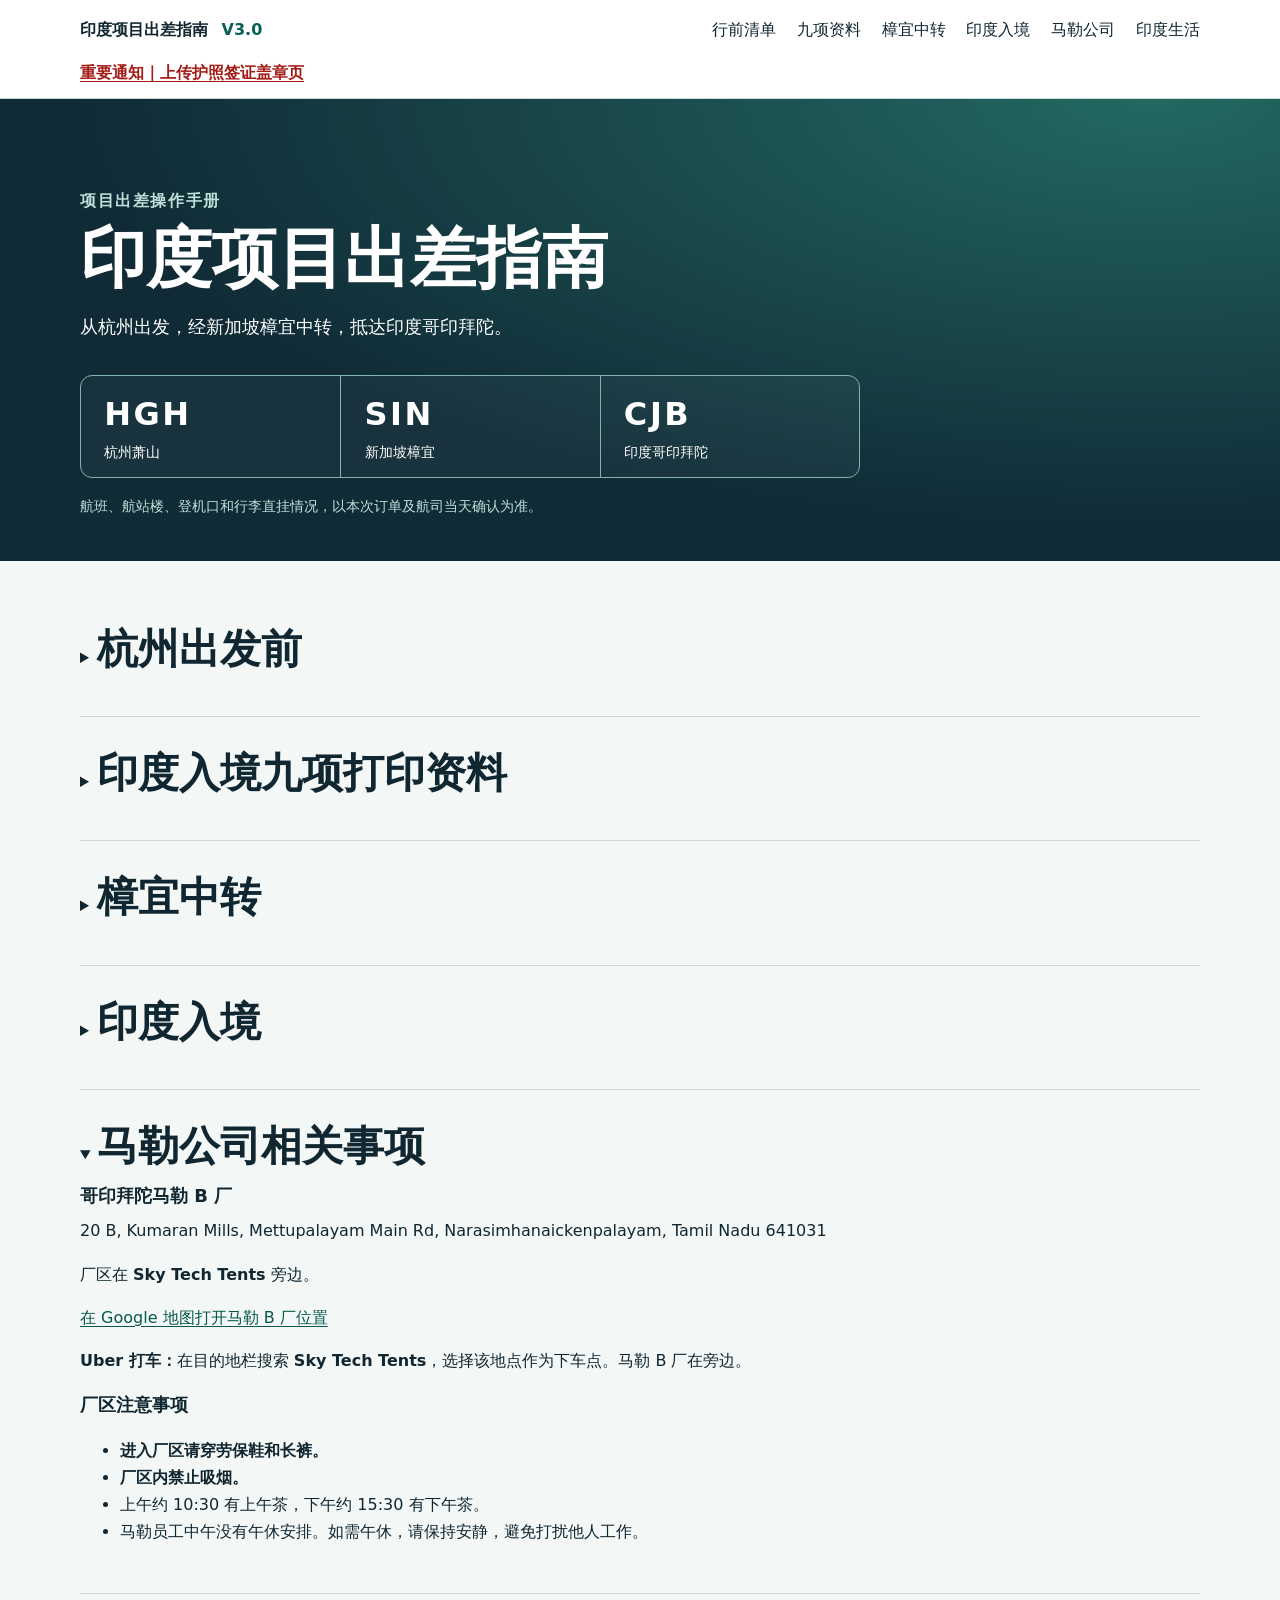
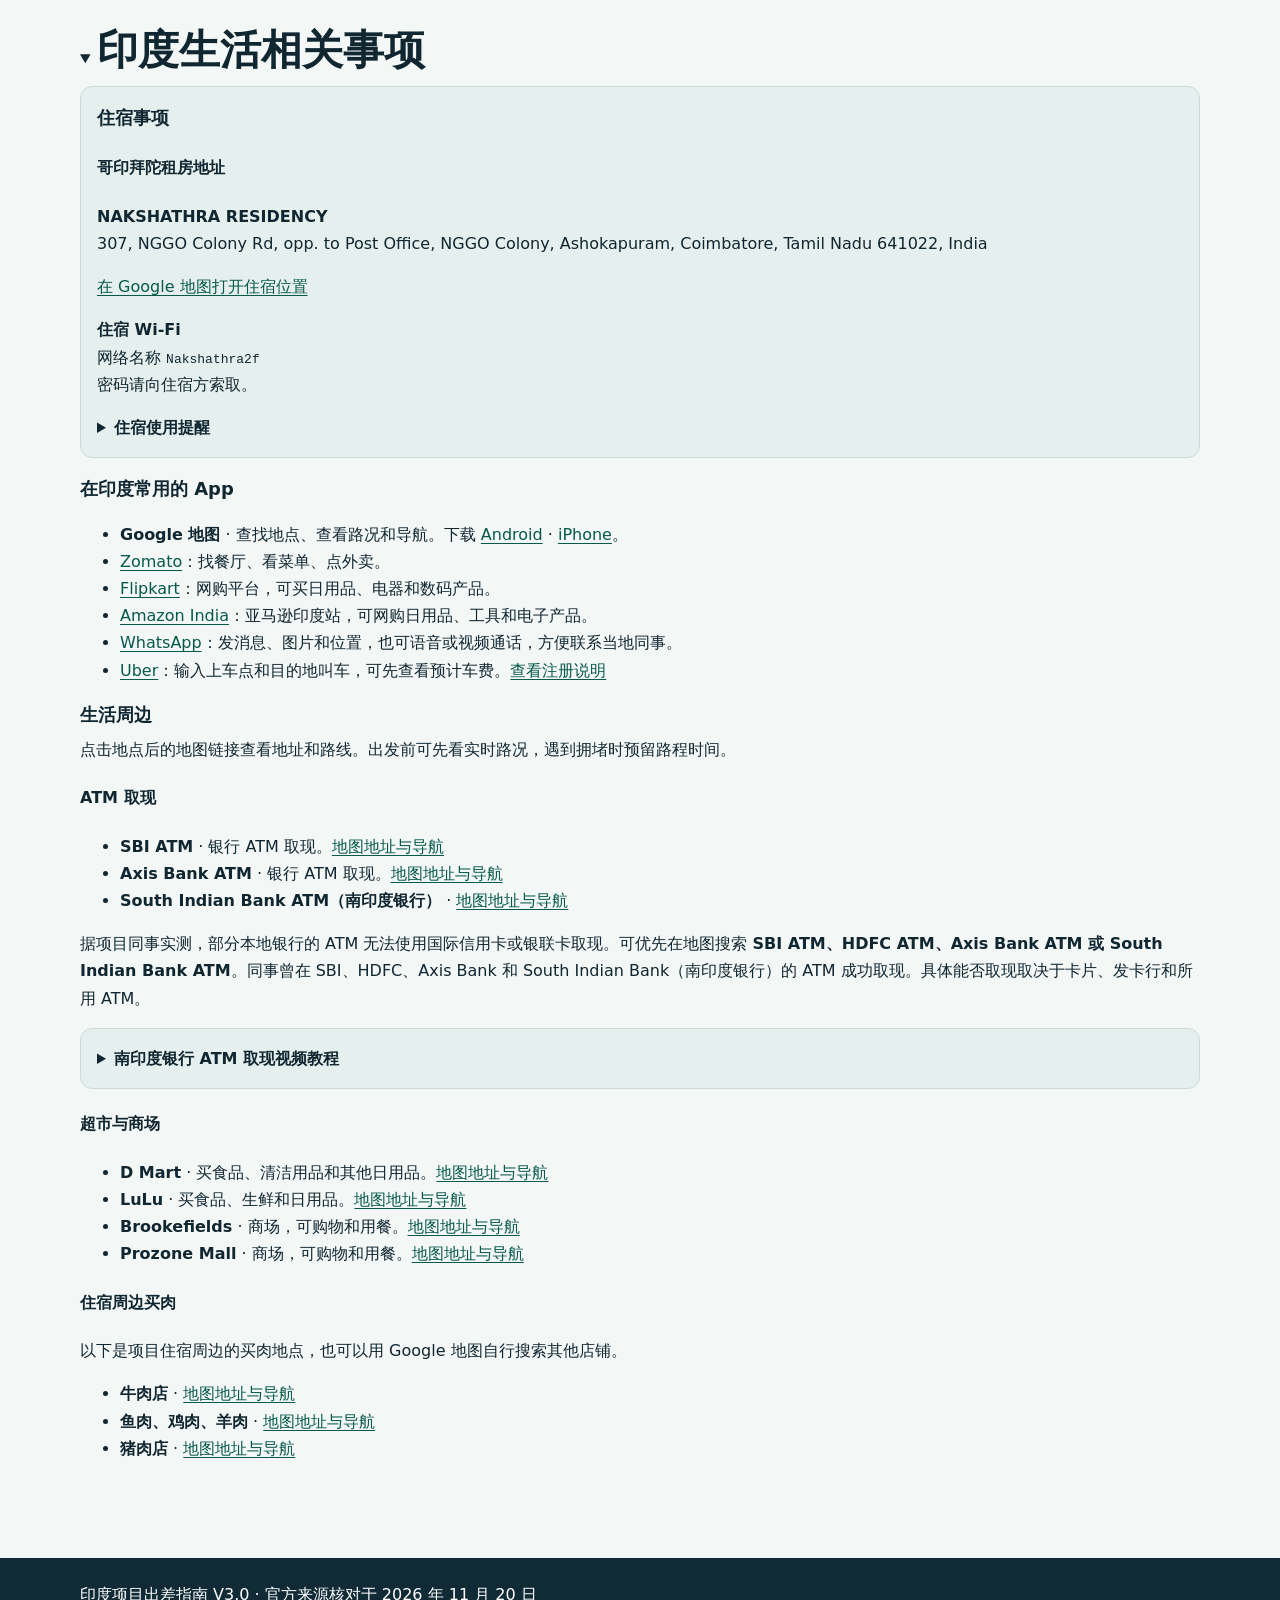
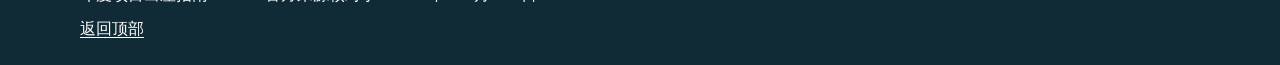
<file: index.html>
<!doctype html>
<html lang="zh-CN">
<head>
<meta charset="utf-8">
<meta name="viewport" content="width=device-width, initial-scale=1">
<meta http-equiv="refresh" content="0; url=./india-project-guide-v3/">
<title>印度项目出差指南 V3.0</title>
</head>
<body><a href="./india-project-guide-v3/">打开印度项目出差指南 V3.0</a></body>
</html>
</file>
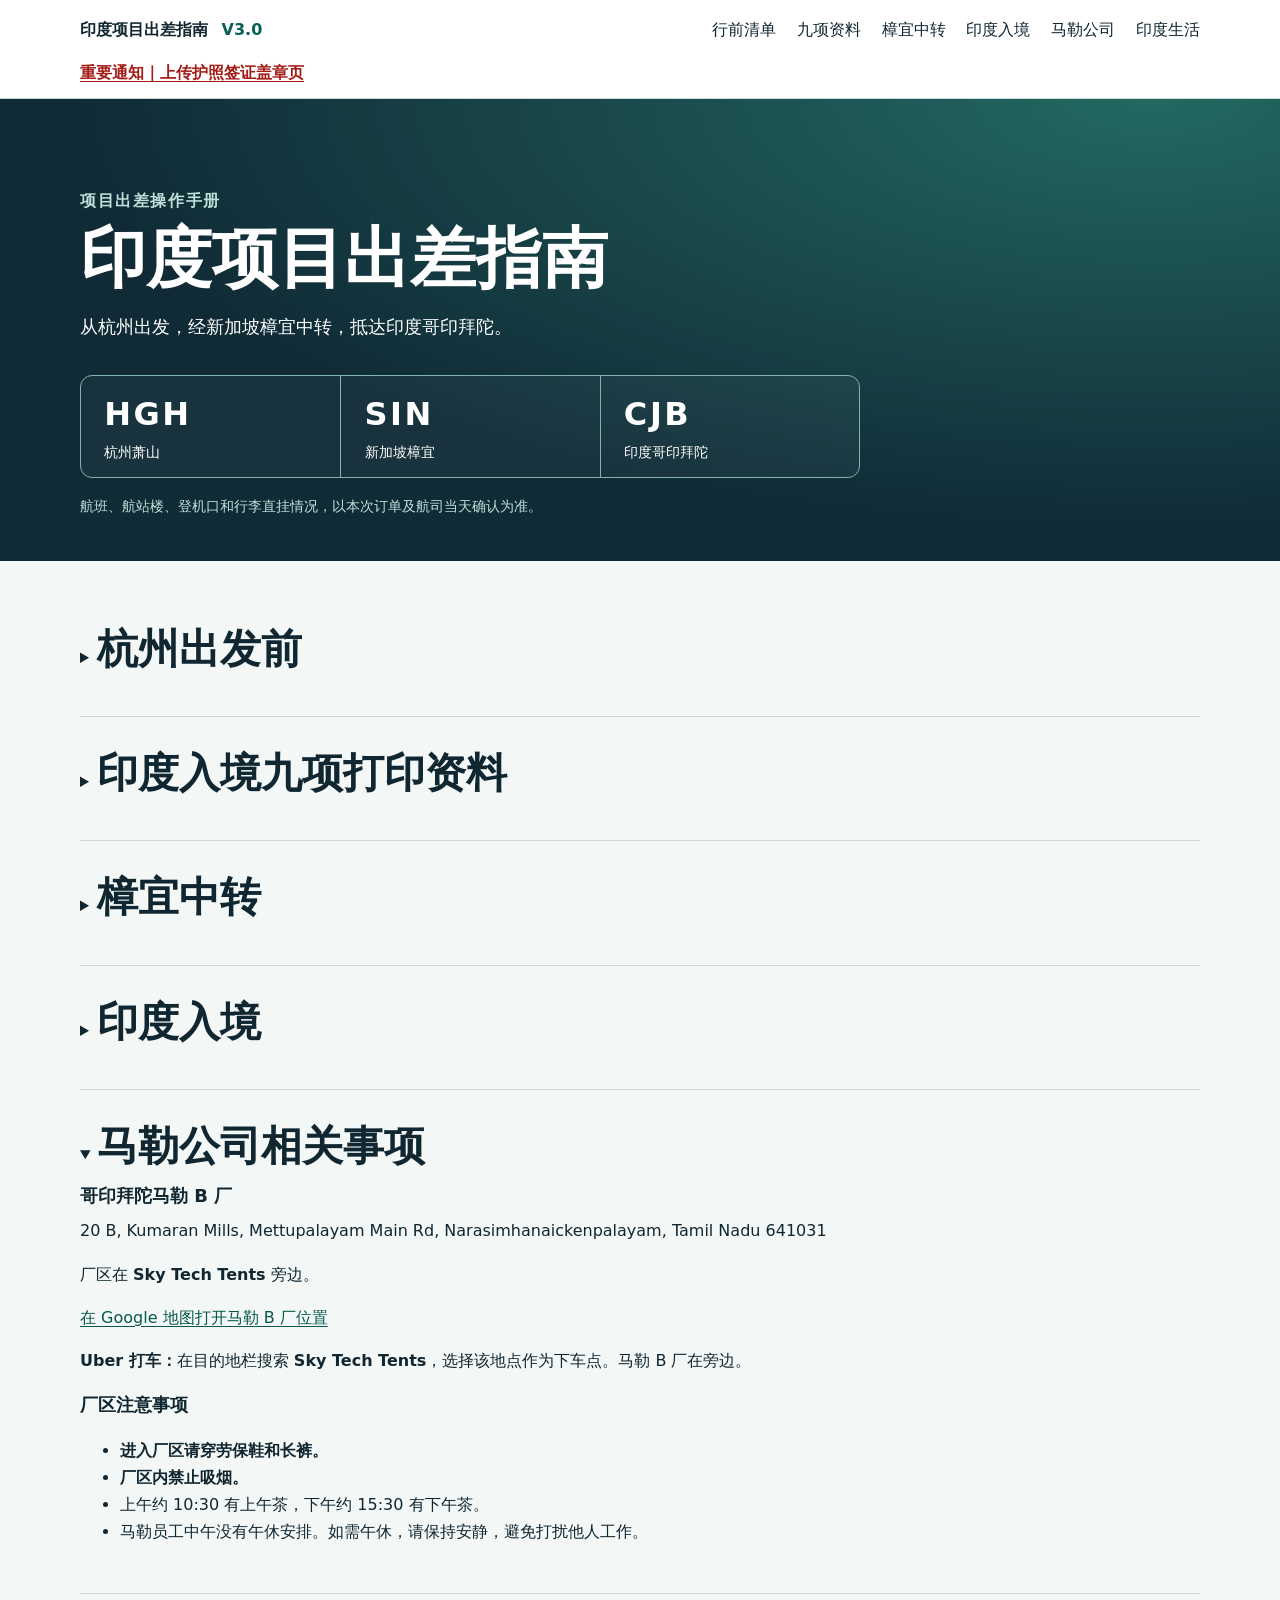
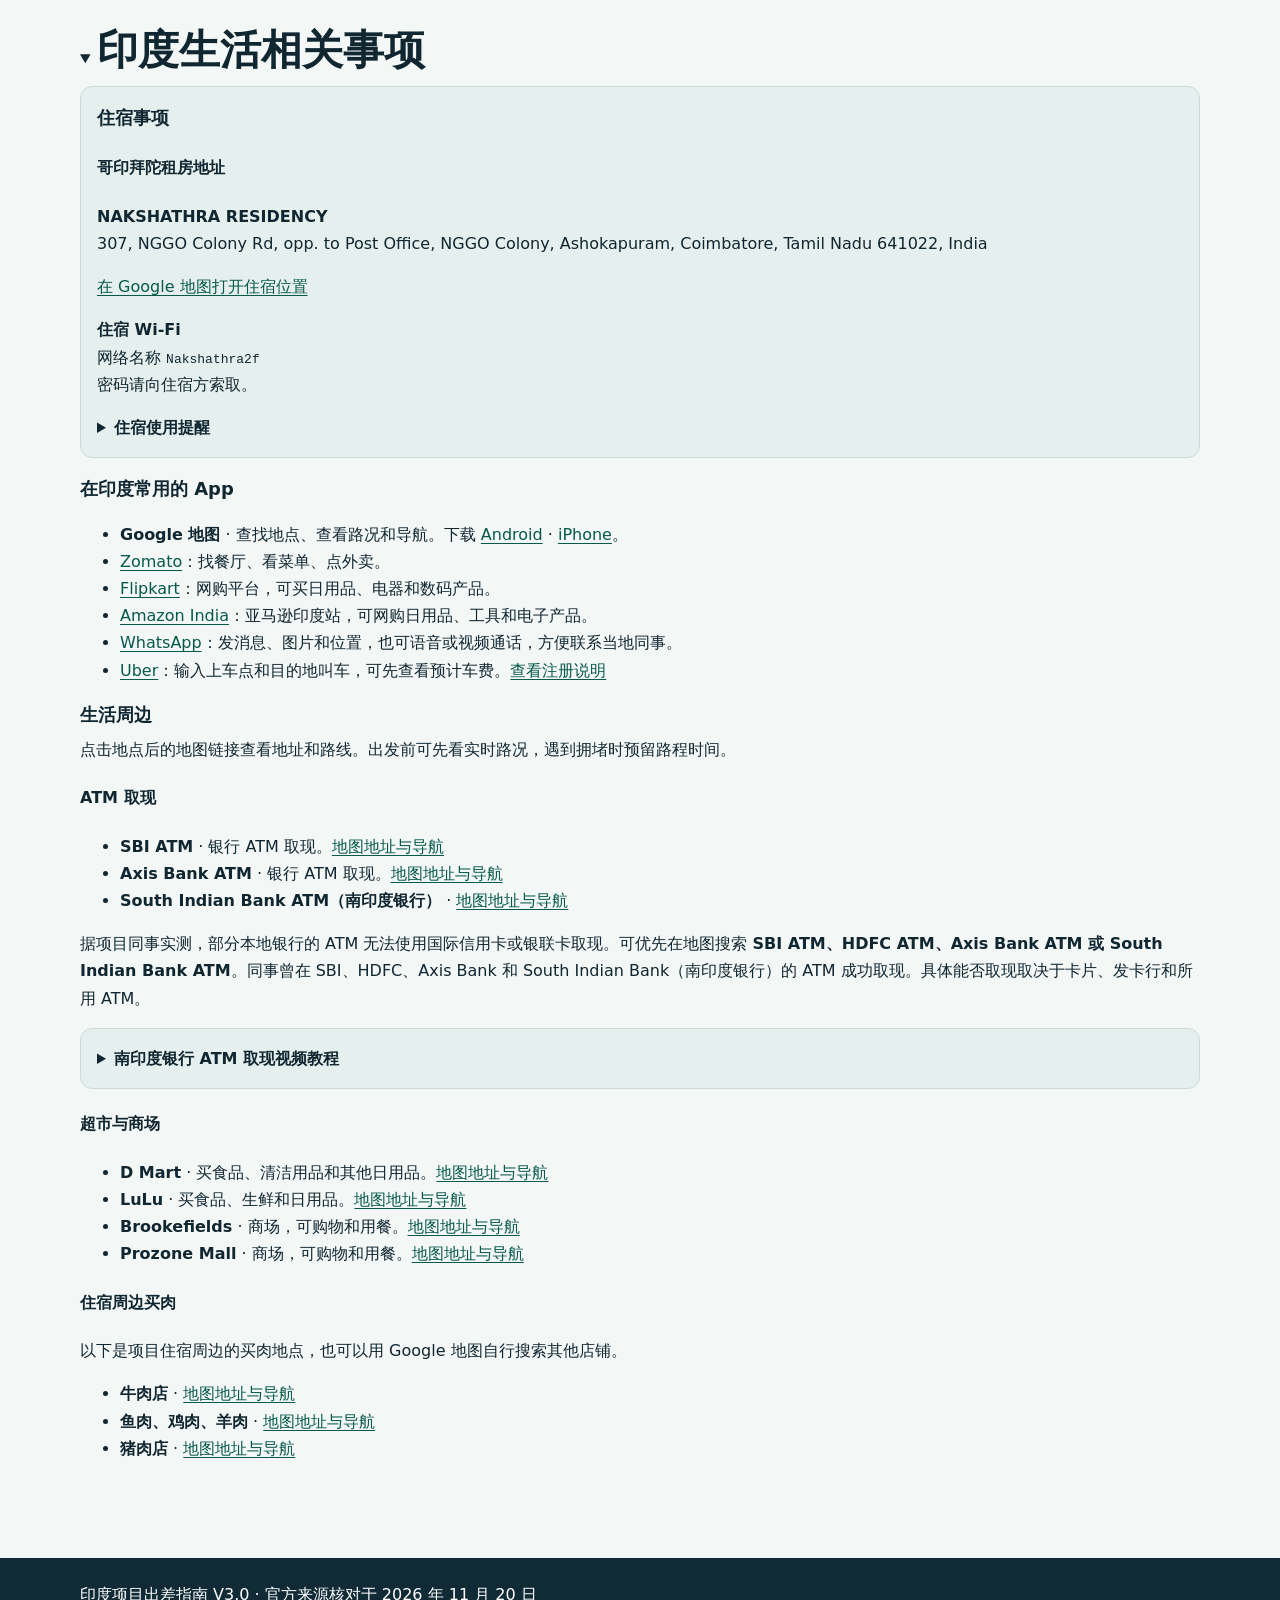
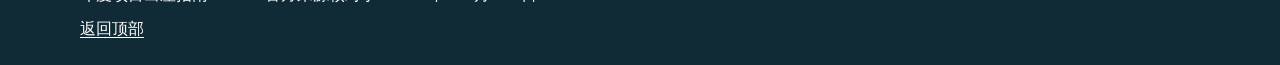
<file: india-project-guide-v3/index.html>
<!doctype html>
<html lang="zh-CN">
<head>
<meta charset="utf-8">
<meta name="viewport" content="width=device-width, initial-scale=1">
<meta name="description" content="杭州经新加坡樟宜前往印度哥印拜陀的项目出差操作指南。">
<title>印度项目出差指南 V3.0</title>
<link rel="stylesheet" href="assets/style.css">
<script src="assets/checklist.js" defer></script>
<style>
.guide-section > summary { cursor: pointer; margin-bottom: .65rem; }
.guide-section > summary h2 { display: inline; }
</style>
<script defer src="assets/sections.js"></script>
</head>
<body>
<a class="skip" href="#main">跳到正文</a>
<header id="top">
<div class="wrap mast">
<strong>印度项目出差指南 <span>V3.0</span></strong>
<nav aria-label="章节导航"><a href="#prep">行前清单</a><a href="#documents">九项资料</a><a href="#transit">樟宜中转</a><a href="#india">印度入境</a><a href="#mahle">马勒公司</a><a href="#india-living">印度生活</a></nav>
</div>
<p class="wrap" style="padding:0 0 .75rem;margin-block:0"><strong><a href="#visa-upload" style="color:#a41c17">重要通知｜上传护照签证盖章页</a></strong></p>
</header>
<main id="main">
<section class="hero">
<div class="wrap">
<p class="eyebrow">项目出差操作手册</p>
<h1>印度项目出差指南</h1>
<p class="lead">从杭州出发，经新加坡樟宜中转，抵达印度哥印拜陀。</p>
<ol class="route" aria-label="航线示意">
<li><b>HGH</b><span>杭州萧山</span></li>
<li><b>SIN</b><span>新加坡樟宜</span></li>
<li><b>CJB</b><span>印度哥印拜陀</span></li>
</ol>
<p class="note">航班、航站楼、登机口和行李直挂情况，以本次订单及航司当天确认为准。</p>
</div>
</section>
<div class="wrap content">
<details id="prep" class="section guide-section">
<summary><h2>杭州出发前</h2></summary>
<p class="tag internal">公司内部建议</p>
<div class="callout" id="baggage"><h3>酷航行李额度</h3><p><span class="tag internal">本项目订票</span> 每人 <strong>20 kg 托运</strong>，经济舱随身 <strong>最多两件、合计 10 kg</strong>。以本次电子客票为准。</p><p><strong>随身行李按全程最严的要求打包。</strong> 不同航司、舱位与票种的额度可能不同。逐段核对承运航司的重量、件数和尺寸限制，各项按全程最严格的要求准备。</p><details><summary>尺寸和充电宝要求</summary><p>托运单件三边合计 ≤ 158 cm。登机箱 ≤ 54 × 38 × 23 cm，小包 ≤ 40 × 30 × 10 cm。充电宝随身带，每人最多 2 个，须符合容量限制，飞行中禁止使用或充电。<a href="https://www.flyscoot.com/en/book/travel-essentials/baggage-information">酷航行李规则</a> · <a href="https://www.flyscoot.com/en/advisory/advisory-on-power-bank-usage-onboard">充电宝规定</a></p></details></div>
<div class="checkgroup" data-group="prep">
<div class="checkhead"><span data-count aria-live="polite"></span><button type="button" data-reset hidden>清空本组勾选</button></div>
<label><input type="checkbox" id="passport">核对护照和已获批签证。</label>
<label><input type="checkbox" id="tickets">保存两段行程单，确认托运行李是在新加坡（SIN）领取，还是直挂哥印拜陀（CJB）。</label>
<label><input type="checkbox" id="bags"><span>逐段核对承运航司的<a href="#baggage">随身行李额度</a>，按全程最严要求打包。带烟草前查看<a href="#cigarettes">香烟政策</a>。</span></label>
<label><input type="checkbox" id="tools-checked"><span><strong>工具和工装已放入托运行李。</strong> 确认航司允许托运后再装箱。请勿放入随身行李，以免安检时被拦下或要求弃置。带电池的工具请先核对<a href="https://www.flyscoot.com/en/book/travel-essentials/baggage-information">航司行李规则</a>。</span></label>
<label><input type="checkbox" id="mobile">开通漫游，离线保存行程和住宿地址。</label>
<label><input type="checkbox" id="card">确认银行卡可在境外支付，准备备用支付方式。</label>
<label><input type="checkbox" id="arrival"><span>按行程填写<a href="#india">印度入境卡和健康申报</a>。如需进入新加坡，另填 SG Arrival Card。</span></label>
<label><input type="checkbox" id="folder"><span>打印<a href="#documents">九项资料</a>，随身携带。</span></label>
<label><input type="checkbox" id="uber-prep"><span>如需 Uber，可先试注册。收不到验证码时，查看<a href="#uber">印度 SIM 卡注册说明</a>。</span></label>
</div>
<small>勾选进度保存在当前浏览器。出发前可打印本页。</small>
</details>
<details id="documents" class="section guide-section">
<summary><h2>印度入境九项打印资料</h2></summary>
<p class="tag internal">公司内部打印清单</p>
<p>公司建议将以下资料打印备查，护照原件随身携带。</p>
<div class="checkgroup" data-group="documents">
<div class="checkhead"><span data-count aria-live="polite"></span><button type="button" data-reset hidden>清空本组勾选</button></div>
<label><input type="checkbox" id="visa"><span><b>e-B4 签证</b></span></label>
<label><input type="checkbox" id="dispatch"><span><b>公司派遣函</b></span></label>
<label><input type="checkbox" id="sponsor"><span><b>MAHLE Sponsorship Letter</b></span></label>
<label><input type="checkbox" id="hotel"><span><b>住宿预订单</b></span></label>
<label><input type="checkbox" id="itinerary"><span><b>机票行程单</b></span></label>
<label><input type="checkbox" id="contract"><span><b>订单合同</b></span></label>
<label><input type="checkbox" id="plan"><span><b>项目计划表</b></span></label>
<label><input type="checkbox" id="business-card"><span><b>客户名片复印件</b></span></label>
<label><input type="checkbox" id="insurance"><span><b>保险单</b></span></label>
</div>
<p><span class="tag official">印度官方要求</span> 入境备好有效护照和签证。担保函与派遣函是 e‑B‑4 签证申请材料。<a href="https://www.eoibeijing.gov.in/docs/1776920910advisory_for_B4_Visa.pdf">使馆指引</a></p>
</details>
<details id="transit" class="section guide-section">
<summary><h2>樟宜中转</h2></summary>
<p class="callout"><strong>托运行李只到新加坡（SIN）时，无法直接留在机场转机区。</strong> 请先办理新加坡入境，领取行李，再到下一段航班的柜台重新值机和托运。办好后再办理新加坡出境手续，前往登机口。</p>
<p class="eyebrow">SIN · 新加坡樟宜</p>
<div class="callout" id="cigarettes"><h3>香烟怎么带</h3><p><span class="tag official">新加坡海关</span> 入境时香烟无免税额度，须申报缴税并符合标准化包装。<a href="https://www.customs.gov.sg/at-customs/arriving-in-singapore/duty-free-concession-gst-relief/">查看规定</a></p><p><span class="tag official">印度海关</span> 普通香烟超过 100 支不适用免税额度，须申报走红色通道。<a href="https://www.cbic.gov.in/resources/htdocs-cbec/travellerguide_atithi.pdf">查看规定</a></p></div>
<div class="split">
<ol class="steps">
<li><h3>杭州值机时确认行李去向</h3><p>查看行李条并向航司确认领取地点。若只托运至新加坡（SIN），落地后先办理新加坡入境，再到行李转盘领取。若航司确认直挂哥印拜陀（CJB），通常在哥印拜陀领取。</p></li>
<li><h3>取行李后先办下一段值机</h3><p>需要在新加坡取行李的同事，领完后先前往下一段航班的出发层值机柜台，或按航司指引去提前值机点。柜台开放后，办好值机、交运托运行李并领取登机牌，再轻装去星耀樟宜或市区。出发前查询承运航司的提前值机和托运开放时间。<a href="https://www.changiairport.com/en/fly/departure-guide/early-check-in-services.html">樟宜机场提前值机说明</a></p></li>
<li><h3>留在机场转机</h3><p>跟随 Transfer 标识。已有登机牌就查登机口；没有就去转机柜台。<a href="https://www.changiairport.com/en/fly/transit-guide.html">樟宜转机指南</a></p></li>
<li><h3>需要入境时</h3><p>中国普通护照适用最长 30 天免签，仍须符合入境条件。入境者在抵达前 3 天内（含当天）填 <a href="https://www.ica.gov.sg/information-and-e-services/entry-and-departure/entering-singapore/sg-arrival-card-with-electronic-health-declaration">SG Arrival Card</a>。纯空侧中转无需填写。</p></li>
<li><h3>去星耀樟宜或市区</h3><p>须先办理入境。需重新托运时，建议先办完值机和托运再外出。去星耀樟宜跟随 Jewel 标识，进城可从 T2 或 T3 跟随 MRT 标识到 CG2 站。<a href="https://www.changiairport.com/en/at-changi/transport-and-directions/transferring-between-terminals-jewel.html">机场动线</a></p></li>
<li><h3>返回机场并登机</h3><p>按后段航班截止时间预留返程、值机和安检时间。以机场屏幕为准确认航站楼和登机口。</p></li>

</ol>
<aside>
<figure><img src="assets/jewel.jpg" alt="星耀樟宜室内雨漩涡瀑布与绿植" loading="lazy"><figcaption>星耀樟宜雨漩涡，位于公共区。摄影 <a href="https://commons.wikimedia.org/wiki/File:Jewel_Changi_Airport_Rain_Vortex_2.jpg">Bennv3771</a> · <a href="https://creativecommons.org/licenses/by-sa/4.0/">CC BY-SA 4.0</a> · 缩图、显示裁切</figcaption></figure>
</aside>
</div>
</details>
<details id="india" class="section guide-section">
<summary><h2>印度入境</h2></summary>
<p class="callout"><strong>边检前：</strong>先完成印度电子入境卡和健康申报，将确认文件保存在手机里。到边检柜台时，把护照原件和个人签证交给移民官查验。</p>
<p><a href="#immigration-qa">移民官问答</a> · <a href="#visa-upload">上传盖章页</a></p>
<p class="eyebrow">CJB · 印度哥印拜陀</p>
<div class="callout"><h3>抵达印度前填写的两张表</h3>
<p><strong>请用手机浏览器填写。</strong> 如果在微信里打开链接或扫二维码，请点右上角「···」，选择「在浏览器中打开」。也可以复制链接，粘贴到 Safari、Chrome 或手机自带浏览器中填写。</p><div style="display:flex;flex-wrap:wrap;gap:1rem 2rem"><div><a href="https://indianvisaonline.gov.in/earrival/"><strong>印度电子入境卡</strong><svg role="img" aria-label="印度电子入境卡官方入口二维码" viewBox="0 0 37 37" width="185" height="185" shape-rendering="crispEdges" style="display:block;max-width:100%;height:auto;margin:.4rem 0"><rect width="37" height="37" fill="white"/><path fill="#000" d="M4 4h7v1h-7zM12 4h3v1h-3zM18 4h1v1h-1zM22 4h1v1h-1zM26 4h7v1h-7zM4 5h1v1h-1zM10 5h1v1h-1zM12 5h2v1h-2zM15 5h1v1h-1zM17 5h2v1h-2zM21 5h1v1h-1zM23 5h1v1h-1zM26 5h1v1h-1zM32 5h1v1h-1zM4 6h1v1h-1zM6 6h3v1h-3zM10 6h1v1h-1zM12 6h2v1h-2zM15 6h4v1h-4zM20 6h1v1h-1zM22 6h2v1h-2zM26 6h1v1h-1zM28 6h3v1h-3zM32 6h1v1h-1zM4 7h1v1h-1zM6 7h3v1h-3zM10 7h1v1h-1zM13 7h1v1h-1zM17 7h1v1h-1zM21 7h1v1h-1zM23 7h2v1h-2zM26 7h1v1h-1zM28 7h3v1h-3zM32 7h1v1h-1zM4 8h1v1h-1zM6 8h3v1h-3zM10 8h1v1h-1zM12 8h2v1h-2zM15 8h1v1h-1zM20 8h4v1h-4zM26 8h1v1h-1zM28 8h3v1h-3zM32 8h1v1h-1zM4 9h1v1h-1zM10 9h1v1h-1zM17 9h2v1h-2zM20 9h2v1h-2zM26 9h1v1h-1zM32 9h1v1h-1zM4 10h7v1h-7zM12 10h1v1h-1zM14 10h1v1h-1zM16 10h1v1h-1zM18 10h1v1h-1zM20 10h1v1h-1zM22 10h1v1h-1zM24 10h1v1h-1zM26 10h7v1h-7zM13 11h2v1h-2zM17 11h3v1h-3zM23 11h1v1h-1zM4 12h1v1h-1zM7 12h6v1h-6zM14 12h1v1h-1zM16 12h1v1h-1zM18 12h2v1h-2zM21 12h2v1h-2zM25 12h1v1h-1zM28 12h1v1h-1zM30 12h3v1h-3zM5 13h1v1h-1zM7 13h3v1h-3zM12 13h1v1h-1zM16 13h1v1h-1zM18 13h2v1h-2zM21 13h3v1h-3zM27 13h2v1h-2zM30 13h2v1h-2zM5 14h2v1h-2zM8 14h1v1h-1zM10 14h1v1h-1zM15 14h1v1h-1zM18 14h3v1h-3zM24 14h2v1h-2zM28 14h1v1h-1zM30 14h1v1h-1zM4 15h3v1h-3zM8 15h1v1h-1zM13 15h1v1h-1zM18 15h1v1h-1zM20 15h8v1h-8zM29 15h1v1h-1zM32 15h1v1h-1zM5 16h1v1h-1zM8 16h3v1h-3zM12 16h2v1h-2zM19 16h2v1h-2zM24 16h1v1h-1zM26 16h2v1h-2zM32 16h1v1h-1zM6 17h2v1h-2zM9 17h1v1h-1zM11 17h1v1h-1zM13 17h4v1h-4zM18 17h3v1h-3zM22 17h1v1h-1zM26 17h7v1h-7zM4 18h1v1h-1zM8 18h1v1h-1zM10 18h1v1h-1zM13 18h3v1h-3zM17 18h3v1h-3zM21 18h1v1h-1zM23 18h2v1h-2zM28 18h1v1h-1zM30 18h1v1h-1zM32 18h1v1h-1zM4 19h2v1h-2zM8 19h1v1h-1zM12 19h3v1h-3zM18 19h1v1h-1zM23 19h1v1h-1zM27 19h2v1h-2zM30 19h1v1h-1zM32 19h1v1h-1zM4 20h1v1h-1zM8 20h1v1h-1zM10 20h2v1h-2zM13 20h2v1h-2zM17 20h3v1h-3zM23 20h2v1h-2zM27 20h1v1h-1zM29 20h1v1h-1zM4 21h2v1h-2zM11 21h3v1h-3zM15 21h3v1h-3zM19 21h1v1h-1zM22 21h4v1h-4zM28 21h1v1h-1zM30 21h2v1h-2zM4 22h5v1h-5zM10 22h3v1h-3zM19 22h1v1h-1zM23 22h1v1h-1zM26 22h2v1h-2zM29 22h1v1h-1zM32 22h1v1h-1zM4 23h4v1h-4zM11 23h1v1h-1zM14 23h1v1h-1zM16 23h2v1h-2zM19 23h2v1h-2zM23 23h2v1h-2zM26 23h2v1h-2zM29 23h2v1h-2zM4 24h3v1h-3zM8 24h1v1h-1zM10 24h1v1h-1zM14 24h4v1h-4zM20 24h2v1h-2zM23 24h9v1h-9zM12 25h1v1h-1zM17 25h4v1h-4zM24 25h1v1h-1zM28 25h2v1h-2zM4 26h7v1h-7zM12 26h2v1h-2zM15 26h1v1h-1zM17 26h1v1h-1zM19 26h1v1h-1zM23 26h2v1h-2zM26 26h1v1h-1zM28 26h2v1h-2zM4 27h1v1h-1zM10 27h1v1h-1zM12 27h1v1h-1zM15 27h3v1h-3zM19 27h1v1h-1zM21 27h4v1h-4zM28 27h1v1h-1zM31 27h2v1h-2zM4 28h1v1h-1zM6 28h3v1h-3zM10 28h1v1h-1zM12 28h1v1h-1zM14 28h2v1h-2zM17 28h1v1h-1zM20 28h1v1h-1zM22 28h8v1h-8zM31 28h1v1h-1zM4 29h1v1h-1zM6 29h3v1h-3zM10 29h1v1h-1zM12 29h4v1h-4zM17 29h6v1h-6zM25 29h1v1h-1zM32 29h1v1h-1zM4 30h1v1h-1zM6 30h3v1h-3zM10 30h1v1h-1zM13 30h1v1h-1zM15 30h3v1h-3zM19 30h1v1h-1zM21 30h1v1h-1zM23 30h1v1h-1zM25 30h1v1h-1zM27 30h2v1h-2zM30 30h3v1h-3zM4 31h1v1h-1zM10 31h1v1h-1zM13 31h2v1h-2zM16 31h2v1h-2zM20 31h1v1h-1zM22 31h2v1h-2zM27 31h4v1h-4zM32 31h1v1h-1zM4 32h7v1h-7zM12 32h1v1h-1zM14 32h3v1h-3zM18 32h1v1h-1zM23 32h2v1h-2zM27 32h1v1h-1z"/></svg></a><small>抵达前 72 小时内</small></div><div><a href="https://airsuvidha.civilaviation.gov.in/"><strong>Air Suvidha 2.0 健康申报</strong><svg role="img" aria-label="Air Suvidha 2.0 健康申报官方入口二维码" viewBox="0 0 37 37" width="185" height="185" shape-rendering="crispEdges" style="display:block;max-width:100%;height:auto;margin:.4rem 0"><rect width="37" height="37" fill="white"/><path fill="#000" d="M4 4h7v1h-7zM12 4h5v1h-5zM18 4h2v1h-2zM21 4h2v1h-2zM26 4h7v1h-7zM4 5h1v1h-1zM10 5h1v1h-1zM13 5h3v1h-3zM22 5h3v1h-3zM26 5h1v1h-1zM32 5h1v1h-1zM4 6h1v1h-1zM6 6h3v1h-3zM10 6h1v1h-1zM13 6h2v1h-2zM21 6h4v1h-4zM26 6h1v1h-1zM28 6h3v1h-3zM32 6h1v1h-1zM4 7h1v1h-1zM6 7h3v1h-3zM10 7h1v1h-1zM12 7h1v1h-1zM14 7h6v1h-6zM22 7h1v1h-1zM24 7h1v1h-1zM26 7h1v1h-1zM28 7h3v1h-3zM32 7h1v1h-1zM4 8h1v1h-1zM6 8h3v1h-3zM10 8h1v1h-1zM12 8h2v1h-2zM15 8h2v1h-2zM18 8h5v1h-5zM26 8h1v1h-1zM28 8h3v1h-3zM32 8h1v1h-1zM4 9h1v1h-1zM10 9h1v1h-1zM12 9h1v1h-1zM15 9h4v1h-4zM20 9h1v1h-1zM23 9h1v1h-1zM26 9h1v1h-1zM32 9h1v1h-1zM4 10h7v1h-7zM12 10h1v1h-1zM14 10h1v1h-1zM16 10h1v1h-1zM18 10h1v1h-1zM20 10h1v1h-1zM22 10h1v1h-1zM24 10h1v1h-1zM26 10h7v1h-7zM12 11h2v1h-2zM16 11h1v1h-1zM18 11h1v1h-1zM21 11h1v1h-1zM4 12h1v1h-1zM8 12h1v1h-1zM10 12h4v1h-4zM16 12h1v1h-1zM19 12h1v1h-1zM21 12h1v1h-1zM24 12h6v1h-6zM32 12h1v1h-1zM4 13h2v1h-2zM7 13h2v1h-2zM11 13h3v1h-3zM15 13h1v1h-1zM18 13h3v1h-3zM22 13h1v1h-1zM25 13h8v1h-8zM4 14h3v1h-3zM8 14h3v1h-3zM13 14h2v1h-2zM16 14h4v1h-4zM21 14h1v1h-1zM24 14h1v1h-1zM26 14h1v1h-1zM28 14h1v1h-1zM32 14h1v1h-1zM4 15h1v1h-1zM8 15h2v1h-2zM12 15h1v1h-1zM14 15h3v1h-3zM21 15h3v1h-3zM26 15h2v1h-2zM29 15h1v1h-1zM31 15h2v1h-2zM5 16h1v1h-1zM7 16h1v1h-1zM9 16h5v1h-5zM16 16h1v1h-1zM18 16h1v1h-1zM21 16h1v1h-1zM23 16h3v1h-3zM27 16h1v1h-1zM31 16h1v1h-1zM5 17h2v1h-2zM9 17h1v1h-1zM11 17h1v1h-1zM14 17h2v1h-2zM18 17h3v1h-3zM25 17h8v1h-8zM4 18h3v1h-3zM8 18h1v1h-1zM10 18h1v1h-1zM14 18h2v1h-2zM17 18h4v1h-4zM22 18h1v1h-1zM26 18h5v1h-5zM32 18h1v1h-1zM4 19h1v1h-1zM6 19h2v1h-2zM9 19h1v1h-1zM11 19h1v1h-1zM14 19h1v1h-1zM16 19h1v1h-1zM18 19h1v1h-1zM21 19h1v1h-1zM23 19h3v1h-3zM27 19h1v1h-1zM31 19h2v1h-2zM4 20h2v1h-2zM7 20h2v1h-2zM10 20h1v1h-1zM14 20h1v1h-1zM16 20h4v1h-4zM21 20h1v1h-1zM24 20h2v1h-2zM27 20h1v1h-1zM31 20h1v1h-1zM4 21h1v1h-1zM7 21h1v1h-1zM12 21h3v1h-3zM18 21h2v1h-2zM21 21h2v1h-2zM24 21h1v1h-1zM26 21h4v1h-4zM31 21h2v1h-2zM8 22h3v1h-3zM12 22h2v1h-2zM16 22h6v1h-6zM24 22h2v1h-2zM30 22h1v1h-1zM32 22h1v1h-1zM6 23h1v1h-1zM9 23h1v1h-1zM11 23h1v1h-1zM13 23h3v1h-3zM17 23h1v1h-1zM21 23h2v1h-2zM26 23h3v1h-3zM31 23h2v1h-2zM4 24h2v1h-2zM7 24h1v1h-1zM10 24h2v1h-2zM16 24h2v1h-2zM19 24h1v1h-1zM21 24h1v1h-1zM23 24h7v1h-7zM32 24h1v1h-1zM12 25h9v1h-9zM22 25h3v1h-3zM28 25h1v1h-1zM32 25h1v1h-1zM4 26h7v1h-7zM12 26h1v1h-1zM15 26h2v1h-2zM19 26h1v1h-1zM21 26h1v1h-1zM23 26h2v1h-2zM26 26h1v1h-1zM28 26h3v1h-3zM32 26h1v1h-1zM4 27h1v1h-1zM10 27h1v1h-1zM13 27h1v1h-1zM15 27h2v1h-2zM18 27h1v1h-1zM21 27h4v1h-4zM28 27h1v1h-1zM31 27h2v1h-2zM4 28h1v1h-1zM6 28h3v1h-3zM10 28h1v1h-1zM12 28h1v1h-1zM17 28h3v1h-3zM21 28h1v1h-1zM23 28h7v1h-7zM32 28h1v1h-1zM4 29h1v1h-1zM6 29h3v1h-3zM10 29h1v1h-1zM19 29h2v1h-2zM23 29h3v1h-3zM32 29h1v1h-1zM4 30h1v1h-1zM6 30h3v1h-3zM10 30h1v1h-1zM16 30h1v1h-1zM18 30h2v1h-2zM21 30h2v1h-2zM24 30h2v1h-2zM29 30h4v1h-4zM4 31h1v1h-1zM10 31h1v1h-1zM14 31h2v1h-2zM17 31h5v1h-5zM24 31h1v1h-1zM26 31h1v1h-1zM29 31h1v1h-1zM31 31h2v1h-2zM4 32h7v1h-7zM12 32h1v1h-1zM14 32h2v1h-2zM17 32h3v1h-3zM21 32h1v1h-1zM24 32h1v1h-1zM28 32h2v1h-2zM31 32h1v1h-1z"/></svg></a><small>抵达前 72 小时内</small></div></div><p>按官方要求免费填写两份表单。点击或扫码打开，提交后保存确认信息。 <a href="https://airsuvidha.civilaviation.gov.in/instructions">官方填写说明</a></p></div>
<details class="callout" id="air-suvidha-example">
<summary style="cursor:pointer;font-weight:700">Air Suvidha 健康申报｜中英文逐栏填写示例</summary>
<p>以杭州 → 新加坡 → 哥印拜陀为例。<b>*</b> 表示当前表单标注的必填项。部分栏位会按你的选择出现。用手机浏览器打开，抵达前 72 小时内填写。</p>
<section style="margin-top:1.2rem"><h4>Personal Details｜个人信息</h4><dl style="margin:0"><dt style="font-weight:700;margin-top:.65rem">填报方式 <small lang="en">Are you travelling as *</small></dt><dd style="margin:0">仅填本人选 <b>Individual</b>（个人）；随家庭一起填报时按实际选择 <b>Family</b>（家庭）。</dd>
<dt style="font-weight:700;margin-top:.65rem">护照英文全名 <small lang="en">Full Name *</small></dt><dd style="margin:0">示例 <b>GAO XINXIANG</b>，按自己的护照拼写及顺序填写。</dd>
<dt style="font-weight:700;margin-top:.65rem">性别 <small lang="en">Gender *</small></dt><dd style="margin:0">按实际选择 <b>Male</b>（男）、<b>Female</b>（女）或 <b>Other</b>（其他）。</dd>
<dt style="font-weight:700;margin-top:.65rem">年龄（周岁） <small lang="en">Age *</small></dt><dd style="margin:0">填写本人周岁数字。</dd>
<dt style="font-weight:700;margin-top:.65rem">国籍 <small lang="en">Nationality *</small></dt><dd style="margin:0">中国护照选 <b>China</b>。</dd>
<dt style="font-weight:700;margin-top:.65rem">护照号码 <small lang="en">Passport Number *</small></dt><dd style="margin:0">照护照原样填写，包括字母和数字。</dd>
<dt style="font-weight:700;margin-top:.65rem">最近 21 天到访或中转过的表内埃博拉受影响国家 <small lang="en">Ebola Affected Countries Visited/Transited in Last 21 Days *</small></dt><dd style="margin:0">逐一勾选实际到访或中转过的表内国家，并填各国日期范围。确实没有才选 <b>None</b>。新加坡中转另填在下面的 Transit Country 栏。</dd></dl></section>
<section style="margin-top:1.2rem"><h4>International Travel Details｜出发与境外中转</h4><dl style="margin:0"><dt style="font-weight:700;margin-top:.65rem">赴印方式 <small lang="en">Your journey to India *</small></dt><dd style="margin:0">选 <b>Via transit (foreign country)</b>（经第三国中转）。直飞才选 <b>Direct to India</b>。</dd>
<dt style="font-weight:700;margin-top:.65rem">首次登机国家 <small lang="en">First Country of Boarding *</small></dt><dd style="margin:0"><b>China</b>。</dd>
<dt style="font-weight:700;margin-top:.65rem">从首次登机国家出发的日期 <small lang="en">Date of Departure from Boarding Country *</small></dt><dd style="margin:0">填杭州航段的实际起飞日期，格式 <b>DD-MM-YYYY</b>。页面预填日期也要核对。</dd>
<dt style="font-weight:700;margin-top:.65rem">首次登机机场 <small lang="en">Airport of First Boarding *</small></dt><dd style="margin:0"><b>Hangzhou Xiaoshan International Airport (HGH)</b>，杭州萧山国际机场。</dd>
<dt style="font-weight:700;margin-top:.65rem">中转国家 <small lang="en">Transit Country *</small></dt><dd style="margin:0"><b>Singapore</b>（新加坡）。</dd>
<dt style="font-weight:700;margin-top:.65rem">中转记录的航班号 <small lang="en">Flight Number *（中转栏）</small></dt><dd style="margin:0">备好杭州→新加坡的机票与新加坡→哥印拜陀的机票。官网字段只标注 Flight Number，未明确是飞抵还是飞离新加坡的航班，按表单提示或向航司核对后填写。</dd>
<dt style="font-weight:700;margin-top:.65rem">中转机场 <small lang="en">Airport Name *（中转栏）</small></dt><dd style="margin:0"><b>Singapore Changi Airport (SIN)</b>，新加坡樟宜机场。</dd>
<dt style="font-weight:700;margin-top:.65rem">中转日期 <small lang="en">Date of Stopover *</small></dt><dd style="margin:0">填实际在新加坡中转的日期，格式 DD-MM-YYYY。若跨日，核对机票。</dd>
<dt style="font-weight:700;margin-top:.65rem">添加中转记录 <small lang="en">Add transit row</small></dt><dd style="margin:0">仅在还有其他境外中转地时逐条添加。</dd></dl></section>
<section style="margin-top:1.2rem"><h4>Travel Details to India｜抵印航班</h4><dl style="margin:0"><dt style="font-weight:700;margin-top:.65rem">首个抵达的印度国际机场 <small lang="en">First International Airport of Arrival in India *</small></dt><dd style="margin:0">选 <b>Coimbatore (CJB)</b>（哥印拜陀）。若改签后先到印度其他机场，按实际选择。</dd>
<dt style="font-weight:700;margin-top:.65rem">抵印航段航空公司 <small lang="en">Airline Name *</small></dt><dd style="margin:0">选定机场后选 <b>Scoot</b>（酷航）。</dd>
<dt style="font-weight:700;margin-top:.65rem">抵印航班号 <small lang="en">Flight Number Arriving to India *</small></dt><dd style="margin:0"><b>TR740</b>（新加坡 SIN → 哥印拜陀 CJB）。</dd>
<dt style="font-weight:700;margin-top:.65rem">座位号（选填） <small lang="en">Seat Number（Optional）</small></dt><dd style="margin:0">登机牌写 12A 就填 <b>12A</b>。尚未分配可留空。</dd>
<dt style="font-weight:700;margin-top:.65rem">预计抵达日期及印度当地时间 <small lang="en">Arrival Date &amp; Time (IST) *</small></dt><dd style="margin:0">以本人机票上的印度当地抵达日期和时间（IST）为准。</dd></dl></section>
<section style="margin-top:1.2rem"><h4>Onward Travel &amp; Places to Visit｜抵印续程与停留地点</h4><dl style="margin:0"><dt style="font-weight:700;margin-top:.65rem">抵印后的续程类型 <small lang="en">Select onward travel type *</small></dt><dd style="margin:0">本例抵达哥印拜陀后去当地住宿、无后续联程，选 <b>None</b>。如有续程，按实际选 Domestic（国内航班）、Others (Road / Train)（公路或铁路）或 International transit（国际转机）。</dd>
<dt style="font-weight:700;margin-top:.65rem">续程目的地国家 / 机场 / 航班号 <small lang="en">Destination Country / Destination Airport / Flight Number</small></dt><dd style="margin:0">选择国际续程并出现这些栏位时，按下一段行程填写。本例选 None。</dd>
<dt style="font-weight:700;margin-top:.65rem">计划前往的邦 / 区 <small lang="en">State / District</small></dt><dd style="margin:0"><b>Tamil Nadu</b>（泰米尔纳德邦）→ <b>Coimbatore</b>（哥印拜陀）。</dd>
<dt style="font-weight:700;margin-top:.65rem">该地停留起始日 / 结束日 <small lang="en">Date From / Date To *</small></dt><dd style="margin:0">以本人在该地的实际停留起止日期为准。</dd>
<dt style="font-weight:700;margin-top:.65rem">添加邦或区 <small lang="en">Add state / district</small></dt><dd style="margin:0">如有多个计划停留地区，逐项添加并填日期范围。</dd></dl></section>
<section style="margin-top:1.2rem"><h4>Contact &amp; OTP Verification｜联系方式与验证码</h4><dl style="margin:0"><dt style="font-weight:700;margin-top:.65rem">电子邮箱 <small lang="en">Email Address *</small></dt><dd style="margin:0">填本人能立即查收邮件的邮箱。</dd>
<dt style="font-weight:700;margin-top:.65rem">手机号 / 国家区号 <small lang="en">Mobile Number * / Country code</small></dt><dd style="margin:0">把默认 <b>+91</b> 改为中国 <b>+86</b>，号码框填写本人国内手机号，只输入数字。</dd>
<dt style="font-weight:700;margin-top:.65rem">发送一次性验证码 <small lang="en">Send OTP</small></dt><dd style="margin:0">点击后去<b>邮箱</b>查收并把验证码填回表单。使用 +86 时验证码只发邮箱；使用印度 +91 时才会同时发短信与邮件，任选一个验证。</dd>
<dt style="font-weight:700;margin-top:.65rem">继续填写地址与联系方式 <small lang="en">Continue to Address &amp; Contact</small></dt><dd style="margin:0">完成验证码验证后继续。</dd></dl></section>
<section style="margin-top:1.2rem"><h4>Health Declaration, Consent &amp; Submit｜健康问题、声明与提交</h4><dl style="margin:0"><dt style="font-weight:700;margin-top:.65rem">健康申报 <small lang="en">Health Declaration</small></dt><dd style="margin:0">按实际情况回答系统显示的症状、接触史等问题。前面申报到访或中转受影响国家时，页面可能展开额外问题。</dd>
<dt style="font-weight:700;margin-top:.65rem">数据处理同意 / 法定声明 <small lang="en">Data Consent / Statutory Declaration</small></dt><dd style="margin:0">仔细阅读，复核护照、航班、停留和联系方式后，再按页面要求勾选。</dd>
<dt style="font-weight:700;margin-top:.65rem">提交健康申报 <small lang="en">Submit Self-Declaration</small></dt><dd style="margin:0">确认页面显示提交成功，并保存登记编号。</dd>
<dt style="font-weight:700;margin-top:.65rem">提交回执 / 下载 <small lang="en">Acknowledgement / Download</small></dt><dd style="margin:0"><b>下载回执 PDF，保存到手机「文件」或「下载」。打开一次确认能离线查看，抵达时备查。</b> 同时保留确认邮件。</dd></dl></section>
<section aria-label="Air Suvidha 填写示例截图"><h4>填写示例截图</h4>
<figure><a href="assets/airsuvidha.civilaviation.gov.in_%20%281%29.png"><img src="assets/airsuvidha.civilaviation.gov.in_%20%281%29.png" alt="Air Suvidha 填写示例截图 1" loading="lazy" style="max-height:none;object-fit:contain"></a><figcaption>示例截图 1 · 点击查看原图</figcaption></figure>
<figure><a href="assets/airsuvidha.civilaviation.gov.in_%20%282%29.png"><img src="assets/airsuvidha.civilaviation.gov.in_%20%282%29.png" alt="Air Suvidha 填写示例截图 2" loading="lazy" style="max-height:none;object-fit:contain"></a><figcaption>示例截图 2 · 点击查看原图</figcaption></figure>
</section>
<p style="margin-top:1rem"><a href="https://airsuvidha.civilaviation.gov.in/instructions">Air Suvidha 官方填写说明</a></p>
</details>
<div class="split">
<ol class="steps">


<li><h3>移民边检</h3><p>跟随 Immigration 标识，出示护照和签证，按要求出示申报结果或备查资料。</p></li>
<li><h3>取行李</h3><p>按航班号查找行李转盘。行李未到或损坏，出区前找航司柜台。</p></li>
<li><h3>过海关</h3><p>有应税或须申报物品走红色通道。无须申报时按现场指引走绿色通道。有疑问先问海关。</p></li>
<li><h3>出机场后的交通</h3><p id="uber">大陆 +86 手机号可能收不到 Uber 验证码。抵印后可用能收短信的印度 SIM 卡（+91）尝试注册。<a href="#lodging">查看住宿导航</a></p></li>
<li><h3>e‑B‑4 持有人登记</h3><p>抵印后 <strong>14 天内</strong>向辖区 <a href="https://indianfrro.gov.in/eservices/home.jsp">FRRO 在线登记</a>。<a href="https://www.eoibeijing.gov.in/docs/1776920910advisory_for_B4_Visa.pdf">使馆指引</a></p><p><strong>公司统一提交 FRRO 登记资料。</strong> 请提前确认本人已<a href="#visa-upload">上传护照入境盖章页 PDF</a>，并已按公司要求提交登记统计所需的其他相关信息。资料有缺漏时，请尽快补齐。</p></li>
</ol>
<aside><div class="callout" id="lodging"><h3>哥印拜陀租房地址</h3><p><strong>NAKSHATHRA RESIDENCY</strong><br>307, NGGO Colony Rd, opp. to Post Office, NGGO Colony, Ashokapuram, Coimbatore, Tamil Nadu 641022, India</p><p><a href="https://maps.app.goo.gl/5jbMmNvGTtE6Mkqb7">在 Google 地图打开住宿位置</a></p><p>入境卡按实际住宿地址填写。</p></div><figure><img src="assets/coimbatore.jpg" alt="哥印拜陀机场航站楼内部" loading="lazy"><figcaption>哥印拜陀机场航站楼内部参考。摄影 <a href="https://commons.wikimedia.org/wiki/File:Inside_view_of_Coimbatore_Airport.jpg">Ishanjyotibora</a> · <a href="https://creativecommons.org/licenses/by-sa/4.0/">CC BY-SA 4.0</a> · 缩图</figcaption></figure></aside>
</div>
<details id="immigration-qa" class="callout">
<summary><strong>移民官常见问答</strong></summary>
<p>按实际行程、签证和公司文件回答。以下英文可作现场参考。</p>
<ol class="steps">
<li><h3>What is the purpose of your visit?</h3><p>来印度做什么？商务出差，调试驱动电机生产线。</p><p lang="en">I'm here on business to commission a drive motor production line.</p></li>
<li><h3>What is your work plan?</h3><p>项目怎么安排？计划在春节前让产线具备自动生产条件。</p><p lang="en">We plan to get the line ready for automated production before Chinese New Year.</p></li>
<li><h3>What are the motors used for?</h3><p>产品有什么用途？这些电机用于驱动电动摩托车。</p><p lang="en">These motors power electric motorcycles.</p></li>
<li><h3>Which company do you work for, and who is your customer?</h3><p>你在哪家公司工作？客户是谁？我们是 GOUP，客户是 MAHLE。正式公司名称按派遣函和担保函回答。</p><p lang="en">I work for GOUP, and our customer is MAHLE.</p></li>
<li><h3>Where will you be staying?</h3><p>你住在哪里？住在哥印拜陀的 NAKSHATHRA RESIDENCY，并按要求出示租房预订单。住宿有变动时按实际订单回答。<a href="#lodging">查看住宿地址</a></p><p lang="en">I'll be staying at NAKSHATHRA RESIDENCY in Coimbatore. Here's my accommodation booking confirmation.</p></li>
<li><h3>Do you have a return ticket?</h3><p>有返程机票吗？如果尚未购票，如实说明公司会根据项目进度安排人员返程。</p><p lang="en">Not yet. Our company will arrange our return travel based on the project's progress.</p></li>
<li><h3>What is your job?</h3><p>你的工作是什么？按本人实际岗位回答。以下选一句与自己岗位相符的回答。</p><ul lang="en"><li>I'm an electrical engineer. <span lang="zh-CN">电气工程师</span></li><li>I'm a mechanical engineer. <span lang="zh-CN">机械工程师</span></li><li>I'm a project manager. <span lang="zh-CN">项目经理</span></li><li>I'm a mechanical fitter. <span lang="zh-CN">钳工</span></li><li>I'm an electrician. <span lang="zh-CN">电工</span></li></ul></li>
<li><h3>Can you show me your e-Arrival Card and health declaration?</h3><p>能出示电子入境卡和健康申报吗？打开手机中提前保存的两份确认文件，按要求出示。</p><p lang="en">Yes. Here are my e-Arrival Card confirmation and my Air Suvidha health declaration acknowledgement.</p></li>
</ol>
<p><strong>按问题出示材料：</strong>移民官问到哪项，就从<a href="#documents">九项打印备查资料</a>中拿出对应文件佐证。</p>
</details>
<details id="visa-upload" class="callout">
<summary><strong>上传护照签证盖章页</strong></summary>
<p class="tag internal">FRRO 申请资料采集</p>
<ol class="steps">
<li>用手机扫描软件扫描护照上有印度签证章及相关出入境章的页面，确保印章和日期清晰完整。</li>
<li>多页合并为一个 PDF。按护照英文姓名命名，字母大写，用下划线分隔，例如 <strong>GAO_XINXIANG.PDF</strong>。</li>
<li>用钉钉登录，打开下方共享文件夹，点击「上传」，提交 PDF。若无权限，请联系项目负责人。</li>
</ol>
<p><a class="tag official" href="https://alidocs.dingtalk.com/i/nodes/lyQod3RxJKlkdaG3hYdplBDY8kb4Mw9r">打开钉钉文件夹上传 PDF</a></p>
<figure style="max-width:34rem"><a href="assets/%E6%8A%A4%E7%85%A7%E7%9B%96%E7%AB%A0%E7%A4%BA%E4%BE%8B.jpg"><img src="assets/%E6%8A%A4%E7%85%A7%E7%9B%96%E7%AB%A0%E7%A4%BA%E4%BE%8B.jpg" alt="护照签证章与出入境章扫描示例" loading="lazy" style="max-height:none;object-fit:contain"></a><figcaption>扫描示例 · 点击图片查看原图</figcaption></figure>
</details>
</details>
<details id="mahle" class="section guide-section" open>
<summary><h2>马勒公司相关事项</h2></summary>
<h3>哥印拜陀马勒 B 厂</h3>
<p>20 B, Kumaran Mills, Mettupalayam Main Rd, Narasimhanaickenpalayam, Tamil Nadu 641031</p>
<p>厂区在 <strong>Sky Tech Tents</strong> 旁边。</p>
<p><a href="https://maps.app.goo.gl/jBevgTrQjiT9Lpyy8">在 Google 地图打开马勒 B 厂位置</a></p>
<p><strong>Uber 打车：</strong>在目的地栏搜索 <strong>Sky Tech Tents</strong>，选择该地点作为下车点。马勒 B 厂在旁边。</p>
<h3>厂区注意事项</h3>
<ul>
<li><strong>进入厂区请穿劳保鞋和长裤。</strong></li>
<li><strong>厂区内禁止吸烟。</strong></li>
<li>上午约 10:30 有上午茶，下午约 15:30 有下午茶。</li>
<li>马勒员工中午没有午休安排。如需午休，请保持安静，避免打扰他人工作。</li>
</ul>
</details>
<details id="india-living" class="section guide-section" open>
<summary><h2>印度生活相关事项</h2></summary>
<section id="lodging-notes" class="callout">
<h3>住宿事项</h3>
<h4>哥印拜陀租房地址</h4>
<p><strong>NAKSHATHRA RESIDENCY</strong><br>307, NGGO Colony Rd, opp. to Post Office, NGGO Colony, Ashokapuram, Coimbatore, Tamil Nadu 641022, India</p><p><a href="https://maps.app.goo.gl/5jbMmNvGTtE6Mkqb7">在 Google 地图打开住宿位置</a></p>
<p><strong>住宿 Wi-Fi</strong><br>网络名称 <code>Nakshathra2f</code><br>密码请向住宿方索取。</p>
<details id="lodging-reminders"><summary><strong>住宿使用提醒</strong></summary>
<ul>
<li>需要家电或生活用品，可通过 WhatsApp 联系房东 <a href="https://wa.me/919150536363">+91 91505 36363</a>。</li>
<li>使用风扇、空调或插座前，先打开对应的墙壁开关（switch）。空调通电后再用遥控器开启。</li>
<li>房东允许离房时把取电卡留在卡槽里、随身带走房门钥匙，让冰箱继续供电。离开前请关闭空调、风扇和灯。</li>
</ul>
<figure><img src="assets/switch-panel.jpg" alt="墙壁开关及风扇调速旋钮参考图" loading="lazy" style="max-height:none;object-fit:contain"><figcaption>墙壁开关及风扇调速旋钮参考图。<a href="https://commons.wikimedia.org/wiki/File:Switch_box_with_fan_regulator.jpg">Wikimedia Commons · Swethasakthivel · CC0</a></figcaption></figure><h4>浴室热水怎么开</h4>
<p>冷水和热水两边的开关都要打开。将中间的切换开关拨到左侧或右侧，确保拨到位，<strong>不要停在中间</strong>。按住宿方提醒，停在中位可能导致整层楼都没有热水。</p>
<figure style="padding:1rem">
<div role="img" aria-label="操作示意：左侧和右侧都打开，中间切换开关拨到左或右，不能停在中位" style="display:grid;grid-template-columns:1fr 1.6fr 1fr;gap:.4rem;text-align:center">
<div style="background:#e5efed;border-radius:.4rem;padding:.5rem"><strong>左侧开关</strong><br>打开</div>
<div style="background:#e5efed;border-radius:.4rem;padding:.5rem"><strong>中间切换</strong><br>拨左或拨右<br><strong style="color:#882e19">中位不可停</strong></div>
<div style="background:#e5efed;border-radius:.4rem;padding:.5rem"><strong>右侧开关</strong><br>打开</div>
</div>
<figcaption>操作示意：两侧分别控制冷水和热水，以现场标识为准。</figcaption>
</figure>
</details>
</section>
<h3>在印度常用的 App</h3>
<ul>
<li><strong>Google 地图</strong> · 查找地点、查看路况和导航。下载 <a href="https://play.google.com/store/apps/details?id=com.google.android.apps.maps">Android</a> · <a href="https://apps.apple.com/app/google-maps/id585027354">iPhone</a>。</li>
<li><a href="https://www.zomato.com/">Zomato</a>：找餐厅、看菜单、点外卖。</li>
<li><a href="https://www.flipkart.com/">Flipkart</a>：网购平台，可买日用品、电器和数码产品。</li>
<li><a href="https://www.amazon.in/">Amazon India</a>：亚马逊印度站，可网购日用品、工具和电子产品。</li>
<li><a href="https://www.whatsapp.com/messaging">WhatsApp</a>：发消息、图片和位置，也可语音或视频通话，方便联系当地同事。</li>
<li><a href="https://www.uber.com/global/en/r/cities/coimbatore-north-tamil-nadu-in/">Uber</a>：输入上车点和目的地叫车，可先查看预计车费。<a href="#uber">查看注册说明</a></li>
</ul>
<h3 id="common-addresses">生活周边</h3>
<p>点击地点后的地图链接查看地址和路线。出发前可先看实时路况，遇到拥堵时预留路程时间。</p>
<h4>ATM 取现</h4>
<ul>
<li><strong>SBI ATM</strong> · 银行 ATM 取现。<a href="https://maps.app.goo.gl/P2QX1P6pWtpH5Kjr5">地图地址与导航</a></li>
<li><strong>Axis Bank ATM</strong> · 银行 ATM 取现。<a href="https://maps.app.goo.gl/R2YvB31bgSoj4iqL6">地图地址与导航</a></li>
<li><strong>South Indian Bank ATM（南印度银行）</strong> · <a href="https://maps.app.goo.gl/1ERCCerxc6BfnLiV9">地图地址与导航</a></li>
</ul>
<p>据项目同事实测，部分本地银行的 ATM 无法使用国际信用卡或银联卡取现。可优先在地图搜索 <strong>SBI ATM、HDFC ATM、Axis Bank ATM 或 South Indian Bank ATM</strong>。同事曾在 SBI、HDFC、Axis Bank 和 South Indian Bank（南印度银行）的 ATM 成功取现。具体能否取现取决于卡片、发卡行和所用 ATM。</p>
<details id="sib-atm-video" class="callout">
<summary><strong>南印度银行 ATM 取现视频教程</strong></summary>
<video controls playsinline preload="none" style="display:block;width:100%;max-width:34rem;margin-top:.75rem" aria-label="南印度银行 ATM 取现视频教程">
<source src="assets/%E5%8D%97%E5%8D%B0%E5%BA%A6%E9%93%B6%E8%A1%8C%E5%8F%96%E9%92%B1%E6%95%99%E7%A8%8B.mp4" type="video/mp4">
</video>
<p><a href="assets/%E5%8D%97%E5%8D%B0%E5%BA%A6%E9%93%B6%E8%A1%8C%E5%8F%96%E9%92%B1%E6%95%99%E7%A8%8B.mp4">直接打开视频</a></p>
</details>
<h4>超市与商场</h4>
<ul>
<li><strong>D Mart</strong> · 买食品、清洁用品和其他日用品。<a href="https://maps.app.goo.gl/2yJwVWYoAKPHTD2M9">地图地址与导航</a></li>
<li><strong>LuLu</strong> · 买食品、生鲜和日用品。<a href="https://maps.app.goo.gl/bXcFgCYVKMmCVHdS8">地图地址与导航</a></li>
<li><strong>Brookefields</strong> · 商场，可购物和用餐。<a href="https://maps.app.goo.gl/PQF11iAXDaA7dGqf7">地图地址与导航</a></li>
<li><strong>Prozone Mall</strong> · 商场，可购物和用餐。<a href="https://maps.app.goo.gl/F7oKLGd6oACWZH978">地图地址与导航</a></li>
</ul>
<h4>住宿周边买肉</h4>
<p>以下是项目住宿周边的买肉地点，也可以用 Google 地图自行搜索其他店铺。</p>
<ul>
<li><strong>牛肉店</strong> · <a href="https://maps.app.goo.gl/fCwB31a9ozxDW1tGA">地图地址与导航</a></li>
<li><strong>鱼肉、鸡肉、羊肉</strong> · <a href="https://maps.app.goo.gl/7nNeVzQr9EzECw749">地图地址与导航</a></li>
<li><strong>猪肉店</strong> · <a href="https://maps.app.goo.gl/VqzR883d353mv6u27">地图地址与导航</a></li>
</ul>
</details>
</div>
</main>
<footer><div class="wrap"><p>印度项目出差指南 V3.0 · 官方来源核对于 2026 年 11 月 20 日</p><a href="#top">返回顶部</a></div></footer>
</body>
</html>
</file>
<file: india-project-guide-v3/assets/style.css>
:root{color-scheme:light;--ink:#102631;--muted:#45606a;--line:#cbdad8;--paper:#f3f7f6;--white:#fff;--teal:#0c5f53;--deep:#102b36;font-family:"Microsoft YaHei","PingFang SC",system-ui,sans-serif}
*{box-sizing:border-box}body{margin:0;background:var(--paper);color:var(--ink);line-height:1.7}a{color:#07594c;text-underline-offset:.2em}a:focus-visible,button:focus-visible,input:focus-visible{outline:3px solid #ad5a19;outline-offset:4px}.wrap{width:min(1120px, calc(100% - 40px));margin-inline:auto}.skip{position:absolute;left:1rem;top:-8rem;background:white;padding:.5rem;z-index:4}.skip:focus{top:1rem}header{background:#fff;border-bottom:1px solid var(--line)}.mast{display:flex;align-items:center;justify-content:space-between;gap:.7rem;padding:1rem 0;flex-wrap:wrap}.mast strong span{color:var(--teal);margin-left:.5rem}.mast nav{display:flex;gap:.55rem 1.3rem;flex-wrap:wrap}.mast nav a{color:var(--ink);text-decoration:none}.mast nav a:hover{text-decoration:underline}.hero{background:radial-gradient(ellipse at 90% 0%,#236861 0%,transparent 66%),var(--deep);color:white;padding:clamp(2.5rem,7vw,5.5rem) 0 2.6rem}.eyebrow{font-weight:750;letter-spacing:.1em;color:var(--teal);margin:0 0 .4rem}.hero .eyebrow,.hero .note{color:#bfdfd9}h1,h2,h3,p{margin-top:0}h1{font-size:clamp(2.05rem,6vw,4.1rem);line-height:1.15;margin-bottom:1rem}h2{font-size:clamp(1.6rem,4vw,2.55rem);line-height:1.2;margin-bottom:1rem}h3{font-size:1.12rem;margin-bottom:.35rem}.lead{font-size:1.12rem}.note,small,figcaption{font-size:.88rem}.route{list-style:none;margin:2rem 0 1.1rem;padding:0;display:grid;grid-template-columns:repeat(3,1fr);border:1px solid #82b4ac;border-radius:12px;overflow:hidden;max-width:780px}.route li{padding:.7rem clamp(.55rem,2vw,1.45rem);background:#ffffff0a}.route li+li{border-left:1px solid #82b4ac}.route b,.route span{display:block}.route b{font-size:clamp(1.25rem,4vw,2rem);letter-spacing:.08em}.route span{font-size:.88rem}.content{padding:2rem 0 3rem}.section{padding:2rem 0;border-bottom:1px solid var(--line);scroll-margin-top:.5rem}.section:last-child{border-bottom:0}.tag{display:inline-block;padding:.12rem .55rem;border-radius:4px;font-size:.88rem;font-weight:700}.tag.internal{background:#f9e9d0;color:#694010}.tag.official{background:#dbeee8;color:#124f41}.checkgroup{background:white;border:1px solid var(--line);border-radius:12px;margin:1rem 0;overflow:hidden}.checkhead{display:flex;gap:1rem;align-items:center;justify-content:space-between;padding:.55rem 1rem;background:#e5efed}.checkhead:empty,.checkhead:has([hidden]){display:none}button{font:inherit;color:var(--teal);border:1px solid #809d98;background:white;padding:.25rem .65rem;border-radius:5px;cursor:pointer}.checkgroup label{display:flex;gap:.65rem;padding:.65rem 1rem;align-items:baseline;cursor:pointer}.checkgroup label+label{border-top:1px solid #e5eeec}.checkgroup label:has(:checked){background:#eef8f4}.checkgroup input{width:1.1rem;height:1.1rem;flex:none;accent-color:var(--teal);margin:0}.checkgroup small{display:block;color:var(--muted)}.split{display:grid;grid-template-columns:1.55fr 1fr;gap:2rem}.steps{padding-left:1.65rem;margin:0}.steps li{padding-left:.35rem;margin-bottom:1rem}.steps li::marker{color:var(--teal);font-weight:750}.steps p{margin-bottom:.55rem}.diagram,.callout{background:#e5efed;border:1px solid var(--line);border-radius:12px;padding:1rem;margin:0 0 1rem}.callout p:last-child,.hero .note{margin-bottom:0}.node{background:var(--deep);color:white;border-radius:5px;padding:.6rem;text-align:center}.branches{display:grid;grid-template-columns:1fr 1fr;gap:.6rem;margin-bottom:.7rem}.branches div{background:white;border-radius:5px;padding:.65rem}.branches p{margin-bottom:0}figure{margin:0 0 1rem;border:1px solid var(--line);border-radius:12px;overflow:hidden;background:white}figure img{display:block;width:100%;height:auto;max-height:410px;object-fit:cover}figcaption{padding:.6rem .8rem;color:var(--muted)}footer{background:var(--deep);color:white;padding:1.45rem 0}footer a{color:white}footer p{margin-bottom:.4rem}
@media(max-width:760px){.split{grid-template-columns:1fr;gap:.75rem}.split aside{order:-1}.mast{align-items:flex-start;flex-direction:column}.section{padding:1.5rem 0}}
@media print{header,footer,button,.skip,figure{display:none!important}.wrap{width:auto}.hero,body{background:white;color:black}.hero .eyebrow,.hero .note{color:black}.content{padding:0}.hero{padding:.5rem 0}.split{display:block}.checkgroup label,.steps li,.diagram,.callout{break-inside:avoid}a{color:black}}
</file>
